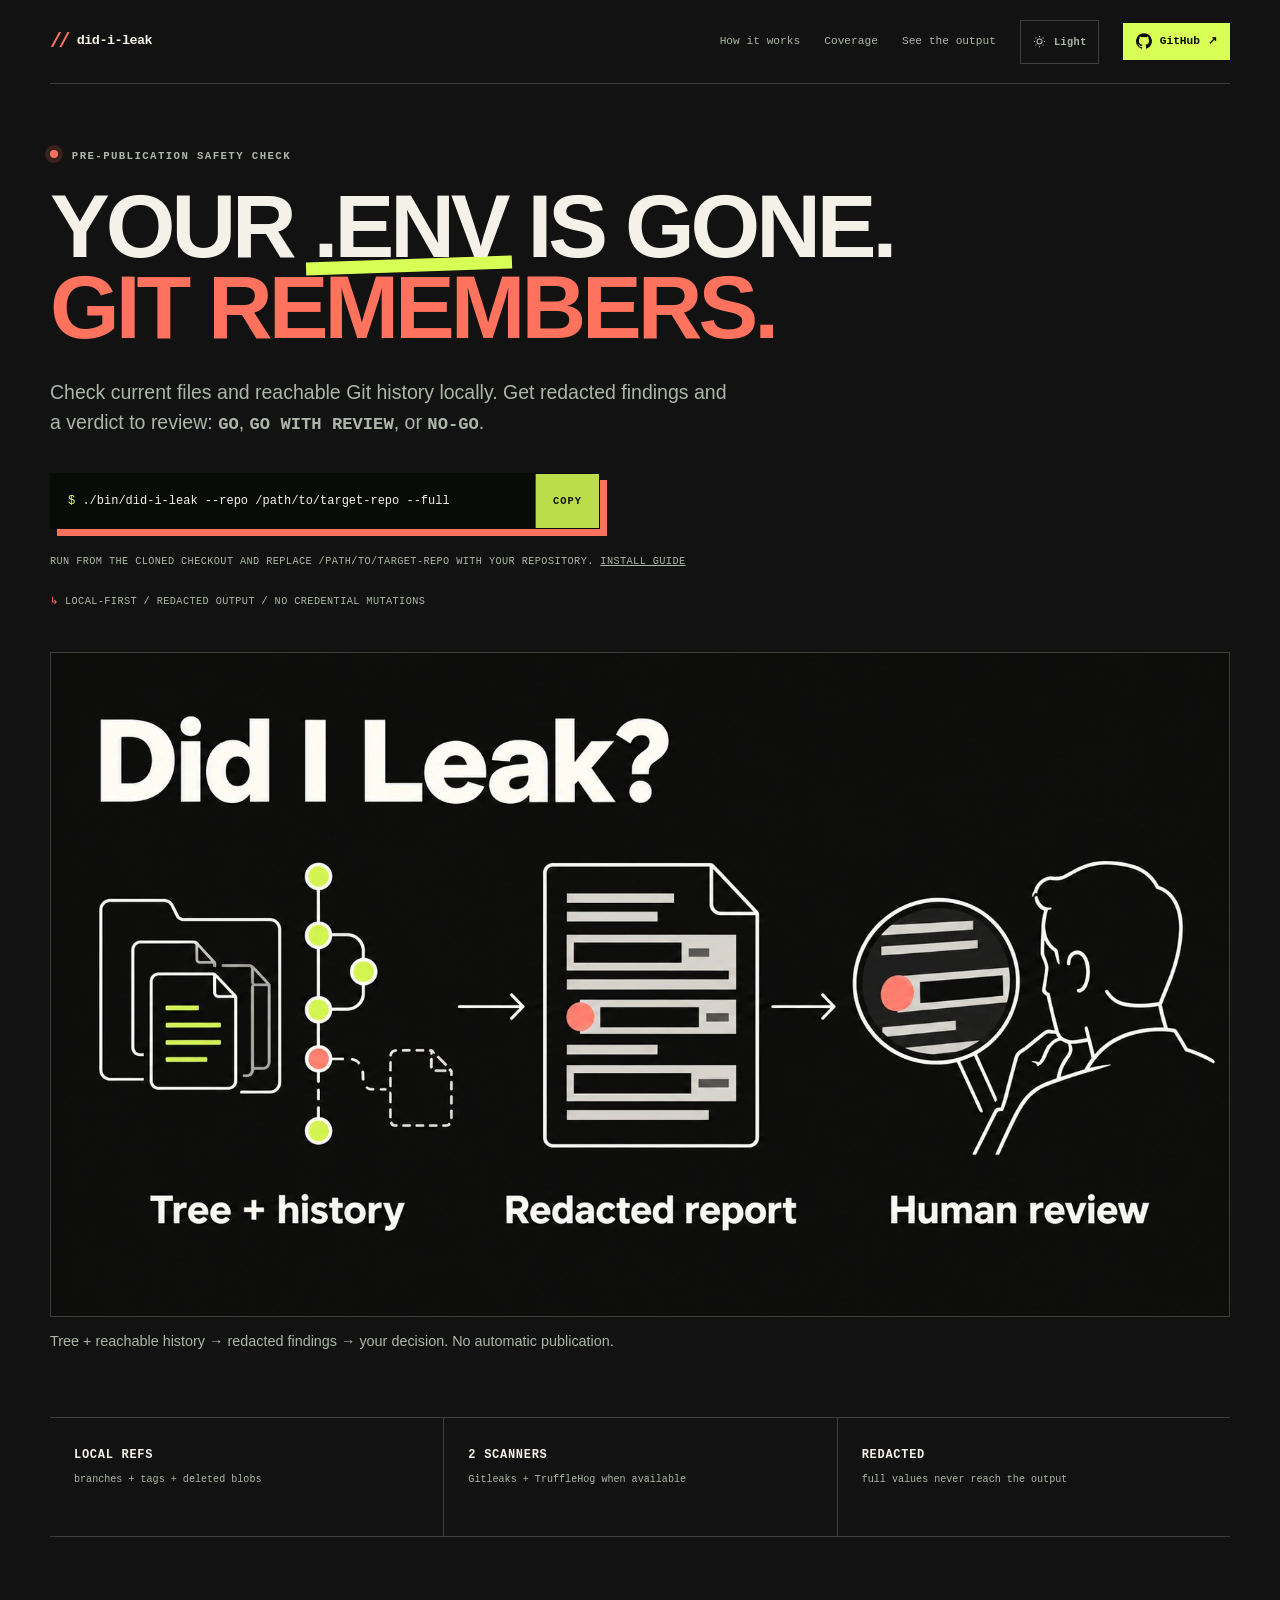
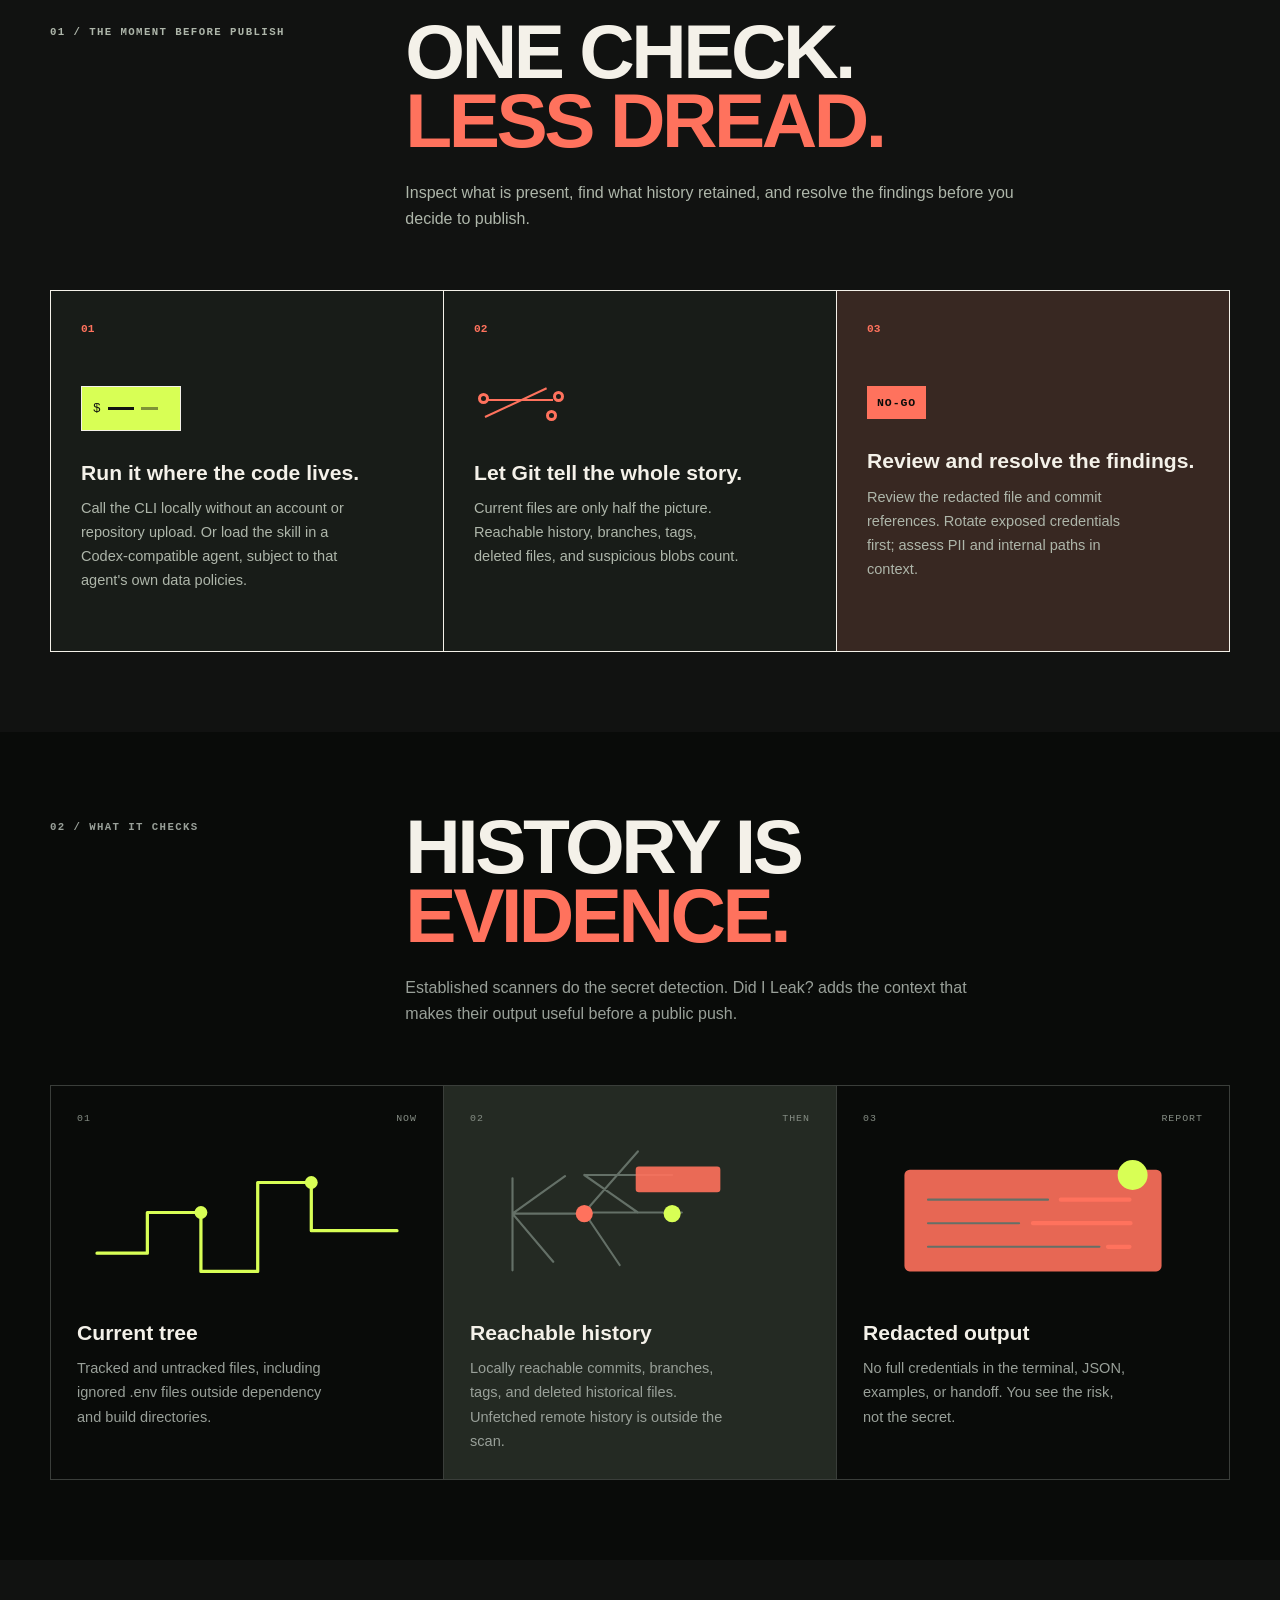
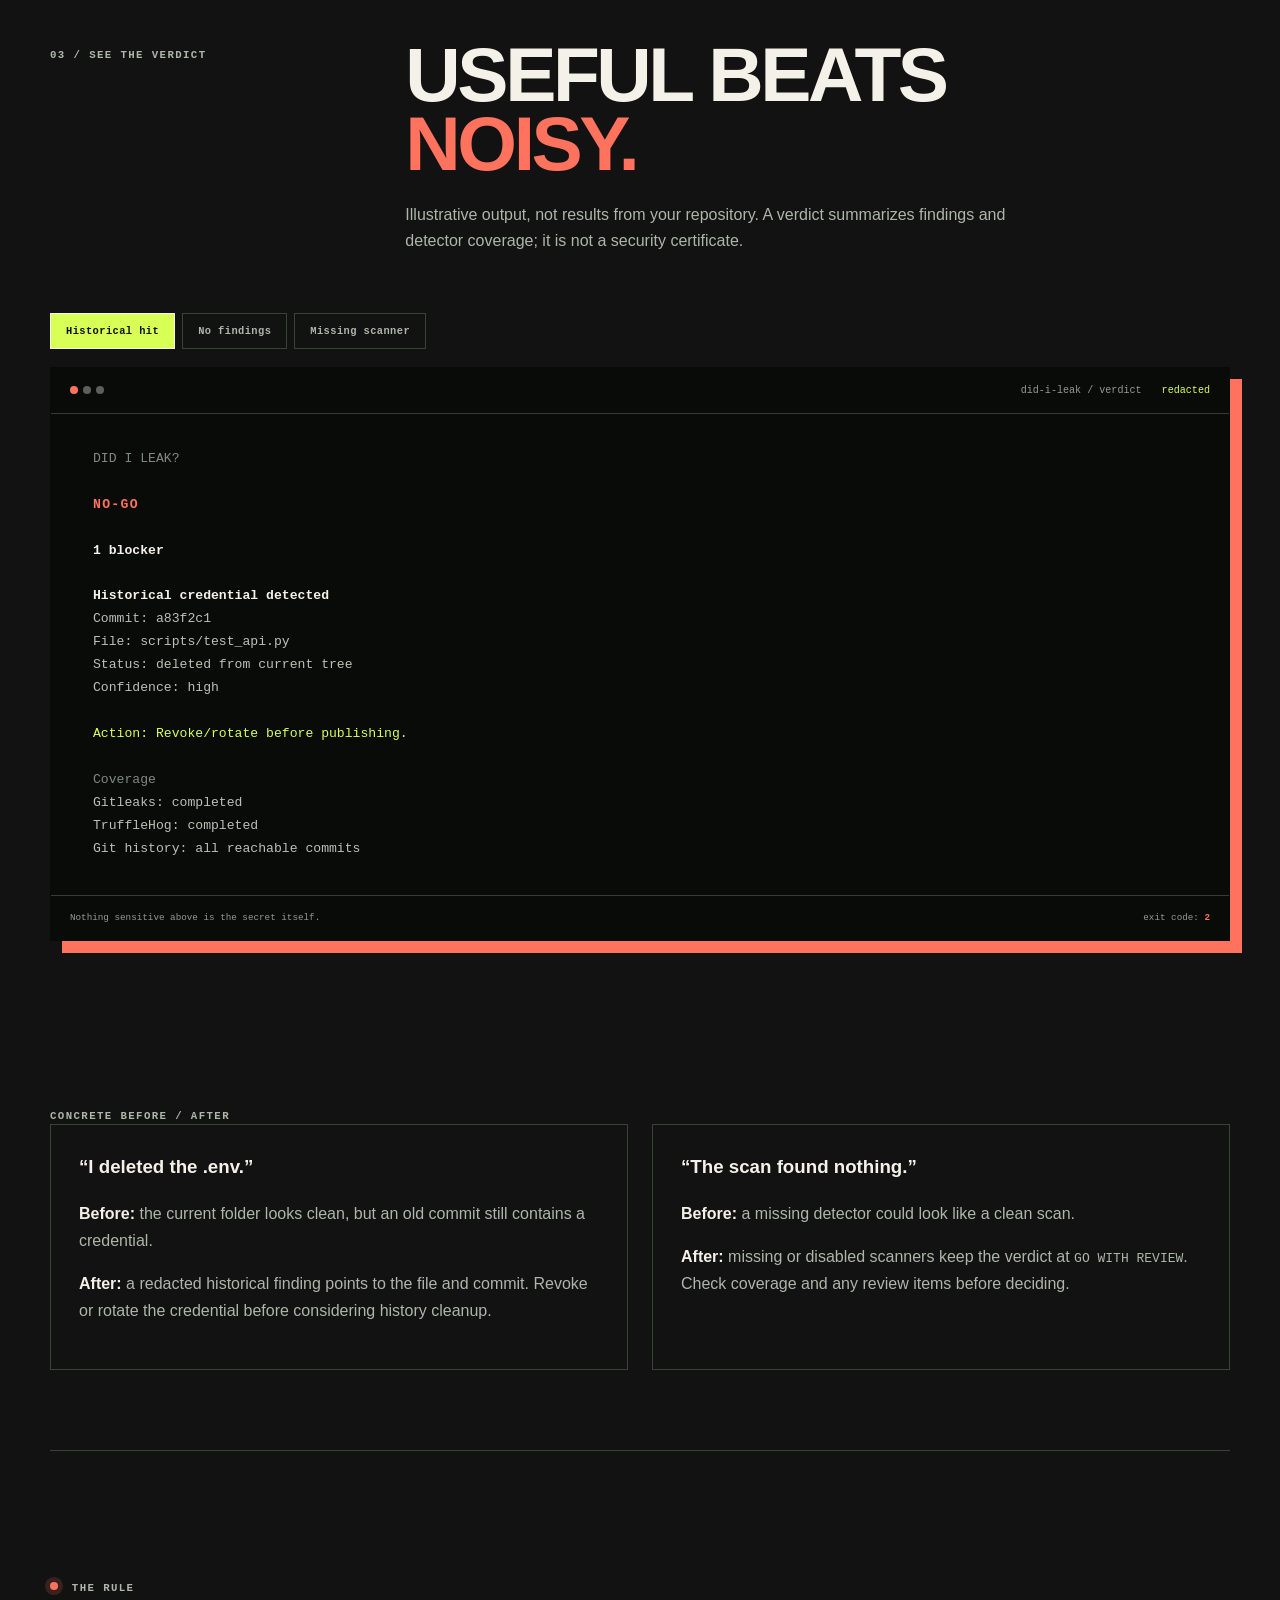
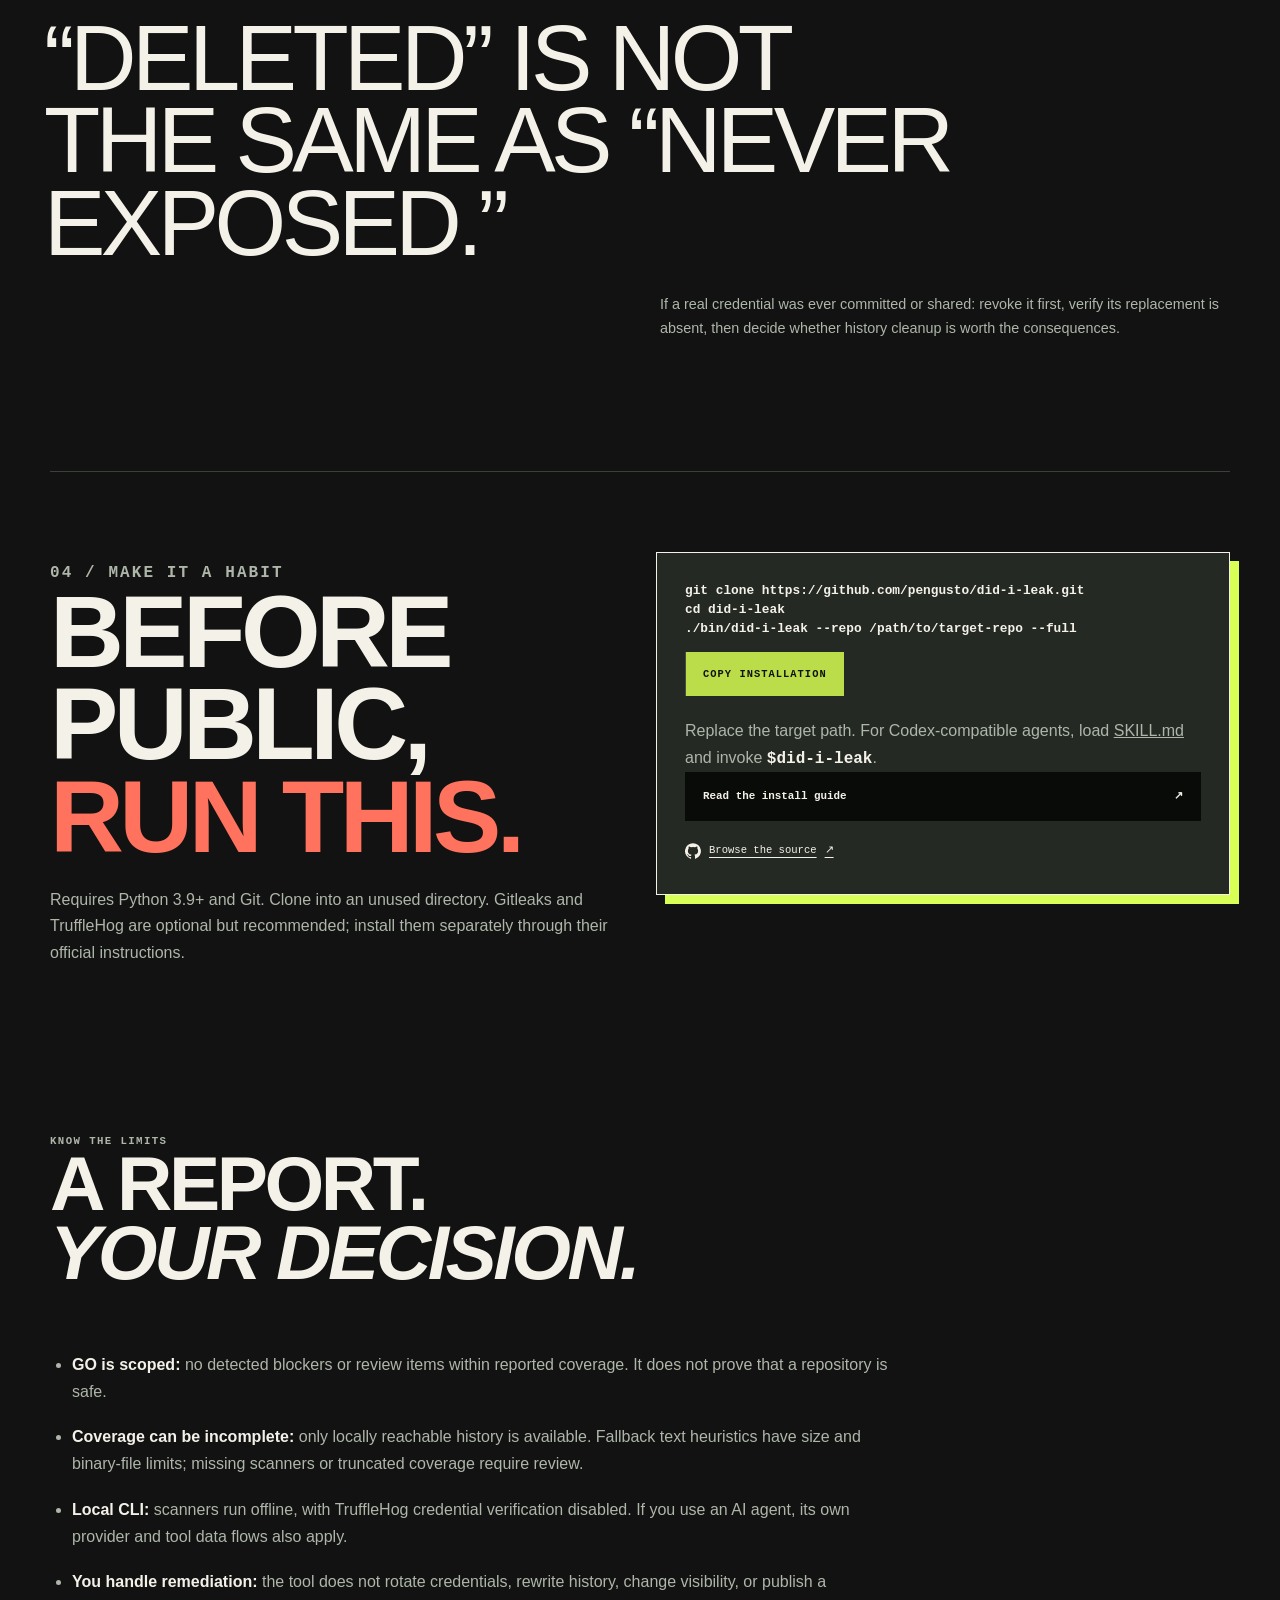
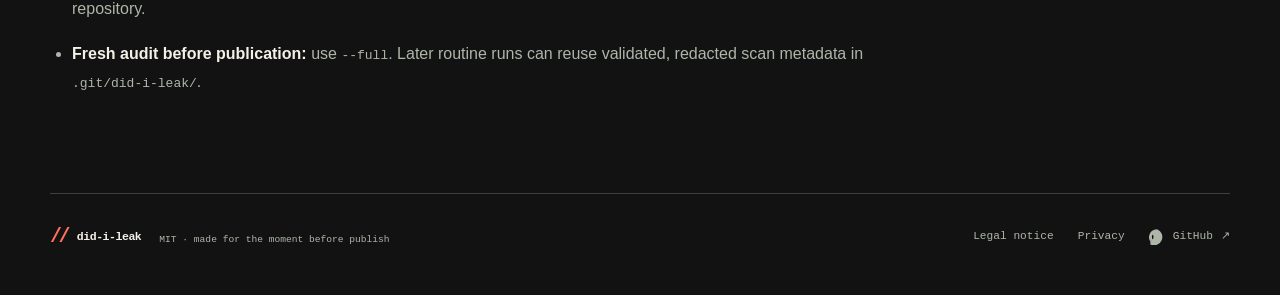
<file: docs/index.html>
<!doctype html>
<html lang="en" data-theme="dark">
<head>
  <meta charset="utf-8">
  <meta name="viewport" content="width=device-width, initial-scale=1">
  <meta name="description" content="Did I Leak? A redacted, local-first pre-publication safety check for Git repositories.">
  <meta name="theme-color" content="#111211">
  <meta name="color-scheme" content="dark light">
  <meta property="og:title" content="Did I Leak? — Git remembers.">
  <meta property="og:description" content="Before you make a repo public, check what Git remembers.">
  <meta property="og:image" content="https://pengusto.github.io/did-i-leak/assets/did-i-leak-process.webp">
  <meta property="og:image:alt" content="Tree and history to redacted report to human review">
  <title>Did I Leak? — Git remembers.</title>
  <link rel="icon" href="data:image/svg+xml,%3Csvg xmlns='http://www.w3.org/2000/svg' viewBox='0 0 32 32'%3E%3Crect width='32' height='32' rx='5' fill='%23111211'/%3E%3Cpath d='M7 8h18v4H7zm3 7h12v4H10zm3 7h6v3h-6z' fill='%23d8ff55'/%3E%3C/svg%3E">
  <link rel="stylesheet" href="styles.css?v=20261011-final">
</head>
<body>
  <a class="skip-link" href="#main">Skip to content</a>

  <header class="site-header wrap">
    <a class="brand" href="#top" aria-label="Did I Leak home">
      <span class="brand-mark" aria-hidden="true">//</span>
      <span>did-i-leak</span>
    </a>
    <nav aria-label="Primary navigation">
      <a href="#how">How it works</a>
      <a href="#coverage">Coverage</a>
      <a href="#demo">See the output</a>
      <button class="theme-toggle" type="button" data-theme-toggle aria-label="Switch to light theme" aria-pressed="false">
        <svg aria-hidden="true" viewBox="0 0 24 24"><path d="M12 3v2m0 14v2M3 12h2m14 0h2M5.64 5.64l1.42 1.42m9.9 9.9 1.4 1.4m0-12.72-1.4 1.42m-9.9 9.9-1.42 1.4M12 8a4 4 0 1 0 0 8 4 4 0 0 0 0-8Z"/></svg>
        <span data-theme-label>Light</span>
      </button>
      <a class="nav-cta" href="https://github.com/pengusto/did-i-leak" target="_blank" rel="noreferrer">
        <svg class="github-icon" aria-hidden="true" viewBox="0 0 24 24"><path d="M12 .3a12 12 0 0 0-3.79 23.39c.6.11.82-.26.82-.58v-2.04c-3.34.73-4.04-1.61-4.04-1.61-.55-1.39-1.34-1.76-1.34-1.76-1.09-.75.08-.74.08-.74 1.2.08 1.84 1.23 1.84 1.23 1.07 1.83 2.8 1.3 3.49.99.11-.78.42-1.3.76-1.6-2.67-.3-5.47-1.34-5.47-5.94 0-1.31.47-2.38 1.23-3.22-.12-.3-.53-1.52.12-3.18 0 0 1-.32 3.3 1.23a11.5 11.5 0 0 1 6 0c2.3-1.55 3.3-1.23 3.3-1.23.65 1.66.24 2.88.12 3.18.77.84 1.23 1.91 1.23 3.22 0 4.61-2.81 5.63-5.49 5.93.43.37.81 1.1.81 2.22v3.29c0 .32.22.7.83.58A12 12 0 0 0 12 .3Z"/></svg>
        <span>GitHub</span><span aria-hidden="true">↗</span>
      </a>
    </nav>
  </header>

  <main id="main">
    <section class="hero wrap" id="top">
      <div class="hero-copy">
        <p class="eyebrow"><span class="pulse" aria-hidden="true"></span> Pre-publication safety check</p>
        <h1>Your <span class="mark">.env</span> is gone.<br><strong>Git remembers.</strong></h1>
        <p class="hero-lede">Check current files and reachable Git history locally. Get redacted findings and a verdict to review: <b>GO</b>, <b>GO WITH REVIEW</b>, or <b>NO-GO</b>.</p>
        <div class="command-box">
          <code><span class="prompt">$</span> ./bin/did-i-leak --repo /path/to/target-repo --full</code>
          <button class="copy-button" type="button" data-copy="./bin/did-i-leak --repo /path/to/target-repo --full">Copy</button>
          <span class="copy-status" aria-live="polite"></span>
        </div>
        <p class="hero-note">Run from the cloned checkout and replace <code>/path/to/target-repo</code> with your repository. <a href="#install">Install guide</a></p>
        <p class="hero-note"><span aria-hidden="true">↳</span> local-first / redacted output / no credential mutations</p>
      </div>

      <figure class="process-preview">
        <img src="assets/did-i-leak-process.webp" width="1672" height="941" alt="Working tree and Git history flow into a redacted report, then a person reviews the findings." fetchpriority="high">
        <figcaption>Tree + reachable history → redacted findings → your decision. No automatic publication.</figcaption>
      </figure>
    </section>

    <section class="signal-strip wrap" aria-label="Scan scope">
      <div><strong>LOCAL REFS</strong><span>branches + tags + deleted blobs</span></div>
      <div><strong>2 SCANNERS</strong><span>Gitleaks + TruffleHog when available</span></div>
      <div><strong>REDACTED</strong><span>full values never reach the output</span></div>
    </section>

    <section class="section wrap" id="how">
      <div class="section-intro">
        <p class="section-number">01 / THE MOMENT BEFORE PUBLISH</p>
        <div>
          <h2>One check.<br><em>Less dread.</em></h2>
          <p>Inspect what is present, find what history retained, and resolve the findings before you decide to publish.</p>
        </div>
      </div>
      <div class="steps">
        <article class="step">
          <span class="step-index">01</span>
          <div class="step-icon icon-terminal" aria-hidden="true"><span>$</span><i></i><i></i></div>
          <h3>Run it where the code lives.</h3>
          <p>Call the CLI locally without an account or repository upload. Or load the skill in a Codex-compatible agent, subject to that agent's own data policies.</p>
        </article>
        <article class="step">
          <span class="step-index">02</span>
          <div class="step-icon icon-branch" aria-hidden="true"><i></i><i></i><i></i></div>
          <h3>Let Git tell the whole story.</h3>
          <p>Current files are only half the picture. Reachable history, branches, tags, deleted files, and suspicious blobs count.</p>
        </article>
        <article class="step step-last">
          <span class="step-index">03</span>
          <div class="step-icon icon-verdict" aria-hidden="true">NO-GO</div>
          <h3>Review and resolve the findings.</h3>
          <p>Review the redacted file and commit references. Rotate exposed credentials first; assess PII and internal paths in context.</p>
        </article>
      </div>
    </section>

    <section class="section dark-section" id="coverage">
      <div class="wrap">
        <div class="section-intro dark-intro">
          <p class="section-number">02 / WHAT IT CHECKS</p>
          <div>
            <h2>History is<br><em>evidence.</em></h2>
            <p>Established scanners do the secret detection. Did I Leak? adds the context that makes their output useful before a public push.</p>
          </div>
        </div>
        <div class="coverage-grid">
          <article class="coverage-card">
            <div class="card-top"><span>01</span><span>NOW</span></div>
            <svg viewBox="0 0 280 140" aria-hidden="true"><path d="M0 101h47V63h50v55h53V35h50v45h80"/><path class="accent-line" d="M0 101h47V63h50v55h53V35h50v45h80"/><circle cx="97" cy="63" r="6"/><circle cx="200" cy="35" r="6"/></svg>
            <h3>Current tree</h3>
            <p>Tracked and untracked files, including ignored .env files outside dependency and build directories.</p>
          </article>
          <article class="coverage-card card-featured">
            <div class="card-top"><span>02</span><span>THEN</span></div>
            <svg viewBox="0 0 280 140" aria-hidden="true"><path d="M21 117V31m0 33h67m-67 0 38 45m-38-45 49-35m18-1h82m-82 0 50 35m-50 0h91m-91 0 33 49m-33-49 50-57"/><circle class="coral-dot" cx="88" cy="64" r="8"/><circle class="lime-dot" cx="170" cy="64" r="8"/><rect x="136" y="20" width="79" height="24" rx="3"/></svg>
            <h3>Reachable history</h3>
            <p>Locally reachable commits, branches, tags, and deleted historical files. Unfetched remote history is outside the scan.</p>
          </article>
          <article class="coverage-card">
            <div class="card-top"><span>03</span><span>REPORT</span></div>
            <svg viewBox="0 0 280 140" aria-hidden="true"><rect x="20" y="23" width="240" height="95" rx="5"/><path d="M42 51h112M42 73h85M42 95h160"/><path class="redact-line" d="M166 51h64M140 73h91M210 95h20"/><circle cx="233" cy="28" r="14"/></svg>
            <h3>Redacted output</h3>
            <p>No full credentials in the terminal, JSON, examples, or handoff. You see the risk, not the secret.</p>
          </article>
        </div>
      </div>
    </section>

    <section class="section wrap demo-section" id="demo">
      <div class="section-intro">
        <p class="section-number">03 / SEE THE VERDICT</p>
        <div>
          <h2>Useful beats<br><em>noisy.</em></h2>
          <p>Illustrative output, not results from your repository. A verdict summarizes findings and detector coverage; it is not a security certificate.</p>
        </div>
      </div>
      <div class="demo-switcher" role="group" aria-label="Choose an example verdict">
        <button type="button" class="demo-tab active" data-demo-tab="leak" aria-pressed="true">Historical hit</button>
        <button type="button" class="demo-tab" data-demo-tab="clean" aria-pressed="false">No findings</button>
        <button type="button" class="demo-tab" data-demo-tab="review" aria-pressed="false">Missing scanner</button>
      </div>
      <div class="terminal" aria-live="polite">
        <div class="terminal-bar"><span class="terminal-dots" aria-hidden="true"><i></i><i></i><i></i></span><span data-terminal-title>did-i-leak / verdict</span><span class="terminal-live"><i></i> redacted</span></div>
        <pre data-terminal-output><span class="terminal-muted">DID I LEAK?</span>

<span class="terminal-danger">NO-GO</span>

<span class="terminal-strong">1 blocker</span>

<span class="terminal-strong">Historical credential detected</span>
Commit: a83f2c1
File: scripts/test_api.py
Status: deleted from current tree
Confidence: high

<span class="terminal-action">Action: Revoke/rotate before publishing.</span>

<span class="terminal-muted">Coverage</span>
Gitleaks: completed
TruffleHog: completed
Git history: all reachable commits</pre>
        <div class="terminal-footer"><span>Nothing sensitive above is the secret itself.</span><span>exit code: <b data-terminal-code>2</b></span></div>
      </div>
    </section>

    <section class="section wrap" id="examples">
      <p class="section-number">CONCRETE BEFORE / AFTER</p>
      <div class="example-grid">
        <article><h3>“I deleted the .env.”</h3><p><b>Before:</b> the current folder looks clean, but an old commit still contains a credential.</p><p><b>After:</b> a redacted historical finding points to the file and commit. Revoke or rotate the credential before considering history cleanup.</p></article>
        <article><h3>“The scan found nothing.”</h3><p><b>Before:</b> a missing detector could look like a clean scan.</p><p><b>After:</b> missing or disabled scanners keep the verdict at <code>GO WITH REVIEW</code>. Check coverage and any review items before deciding.</p></article>
      </div>
    </section>

    <section class="manifesto wrap">
      <p class="eyebrow"><span class="pulse" aria-hidden="true"></span> The rule</p>
      <blockquote>“Deleted” is not the same as “never exposed.”</blockquote>
      <p class="manifesto-note">If a real credential was ever committed or shared: revoke it first, verify its replacement is absent, then decide whether history cleanup is worth the consequences.</p>
    </section>

    <section class="cta-section wrap" id="install">
      <div>
        <p class="section-number">04 / MAKE IT A HABIT</p>
        <h2>Before public,<br><em>run this.</em></h2>
        <p>Requires Python 3.9+ and Git. Clone into an unused directory. Gitleaks and TruffleHog are optional but recommended; install them separately through their official instructions.</p>
      </div>
      <div class="cta-panel">
        <pre class="install-command"><code>git clone https://github.com/pengusto/did-i-leak.git
cd did-i-leak
./bin/did-i-leak --repo /path/to/target-repo --full</code></pre>
        <button class="copy-button" type="button" data-copy="git clone https://github.com/pengusto/did-i-leak.git&#10;cd did-i-leak&#10;./bin/did-i-leak --repo /path/to/target-repo --full">Copy installation</button>
        <span class="copy-status" aria-live="polite"></span>
        <p>Replace the target path. For Codex-compatible agents, load <a href="https://github.com/pengusto/did-i-leak/blob/main/SKILL.md">SKILL.md</a> and invoke <code>$did-i-leak</code>.</p>
        <a class="primary-button" href="https://github.com/pengusto/did-i-leak#readme" target="_blank" rel="noreferrer">Read the install guide <span aria-hidden="true">↗</span></a>
        <a class="text-link icon-link" href="https://github.com/pengusto/did-i-leak" target="_blank" rel="noreferrer"><svg class="github-icon" aria-hidden="true" viewBox="0 0 24 24"><path d="M12 .3a12 12 0 0 0-3.79 23.39c.6.11.82-.26.82-.58v-2.04c-3.34.73-4.04-1.61-4.04-1.61-.55-1.39-1.34-1.76-1.34-1.76-1.09-.75.08-.74.08-.74 1.2.08 1.84 1.23 1.84 1.23 1.07 1.83 2.8 1.3 3.49.99.11-.78.42-1.3.76-1.6-2.67-.3-5.47-1.34-5.47-5.94 0-1.31.47-2.38 1.23-3.22-.12-.3-.53-1.52.12-3.18 0 0 1-.32 3.3 1.23a11.5 11.5 0 0 1 6 0c2.3-1.55 3.3-1.23 3.3-1.23.65 1.66.24 2.88.12 3.18.77.84 1.23 1.91 1.23 3.22 0 4.61-2.81 5.63-5.49 5.93.43.37.81 1.1.81 2.22v3.29c0 .32.22.7.83.58A12 12 0 0 0 12 .3Z"/></svg> Browse the source <span aria-hidden="true">↗</span></a>
      </div>
    </section>
    <section class="section wrap limits" id="limits">
      <p class="section-number">KNOW THE LIMITS</p>
      <h2>A report.<br><em>Your decision.</em></h2>
      <ul>
        <li><b>GO is scoped:</b> no detected blockers or review items within reported coverage. It does not prove that a repository is safe.</li>
        <li><b>Coverage can be incomplete:</b> only locally reachable history is available. Fallback text heuristics have size and binary-file limits; missing scanners or truncated coverage require review.</li>
        <li><b>Local CLI:</b> scanners run offline, with TruffleHog credential verification disabled. If you use an AI agent, its own provider and tool data flows also apply.</li>
        <li><b>You handle remediation:</b> the tool does not rotate credentials, rewrite history, change visibility, or publish a repository.</li>
        <li><b>Fresh audit before publication:</b> use <code>--full</code>. Later routine runs can reuse validated, redacted scan metadata in <code>.git/did-i-leak/</code>.</li>
      </ul>
    </section>
  </main>

  <footer class="site-footer wrap">
    <div><a class="brand footer-brand" href="#top"><span class="brand-mark" aria-hidden="true">//</span> did-i-leak</a><span class="footer-copy">MIT · made for the moment before publish</span></div>
    <div class="footer-links"><a href="impressum.html">Legal notice</a><a href="datenschutz.html">Privacy</a><a class="icon-link" href="https://github.com/pengusto/did-i-leak" target="_blank" rel="noreferrer"><svg class="github-icon" aria-hidden="true" viewBox="0 0 24 24"><path d="M12 .3a12 12 0 0 0-3.79 23.39c.6.11.82-.26.82-.58v-2.04c-3.34.73-4.04-1.61-4.04-1.61-.55-1.39-1.34-1.76-1.34-1.76-1.09-.75.08-.74.08-.74 1.2.08 1.84 1.23 1.84 1.23 1.07 1.83 2.8 1.3 3.49.99.11-.78.42-1.3.76-1.6-2.67-.3-5.47-1.34-5.47-5.94 0-1.31.47-2.38 1.23-3.22.77.84 1.23 1.91 1.23 3.22 0 4.61-2.81 5.63-5.49 5.93.43.37.81 1.1.81 2.22v3.29c0 .32.22.7.83.58A12 12 0 0 0 12 .3Z"/></svg>GitHub <span aria-hidden="true">↗</span></a></div>
  </footer>

  <script src="script.js?v=20261011-final" defer></script>
</body>
</html>
</file>
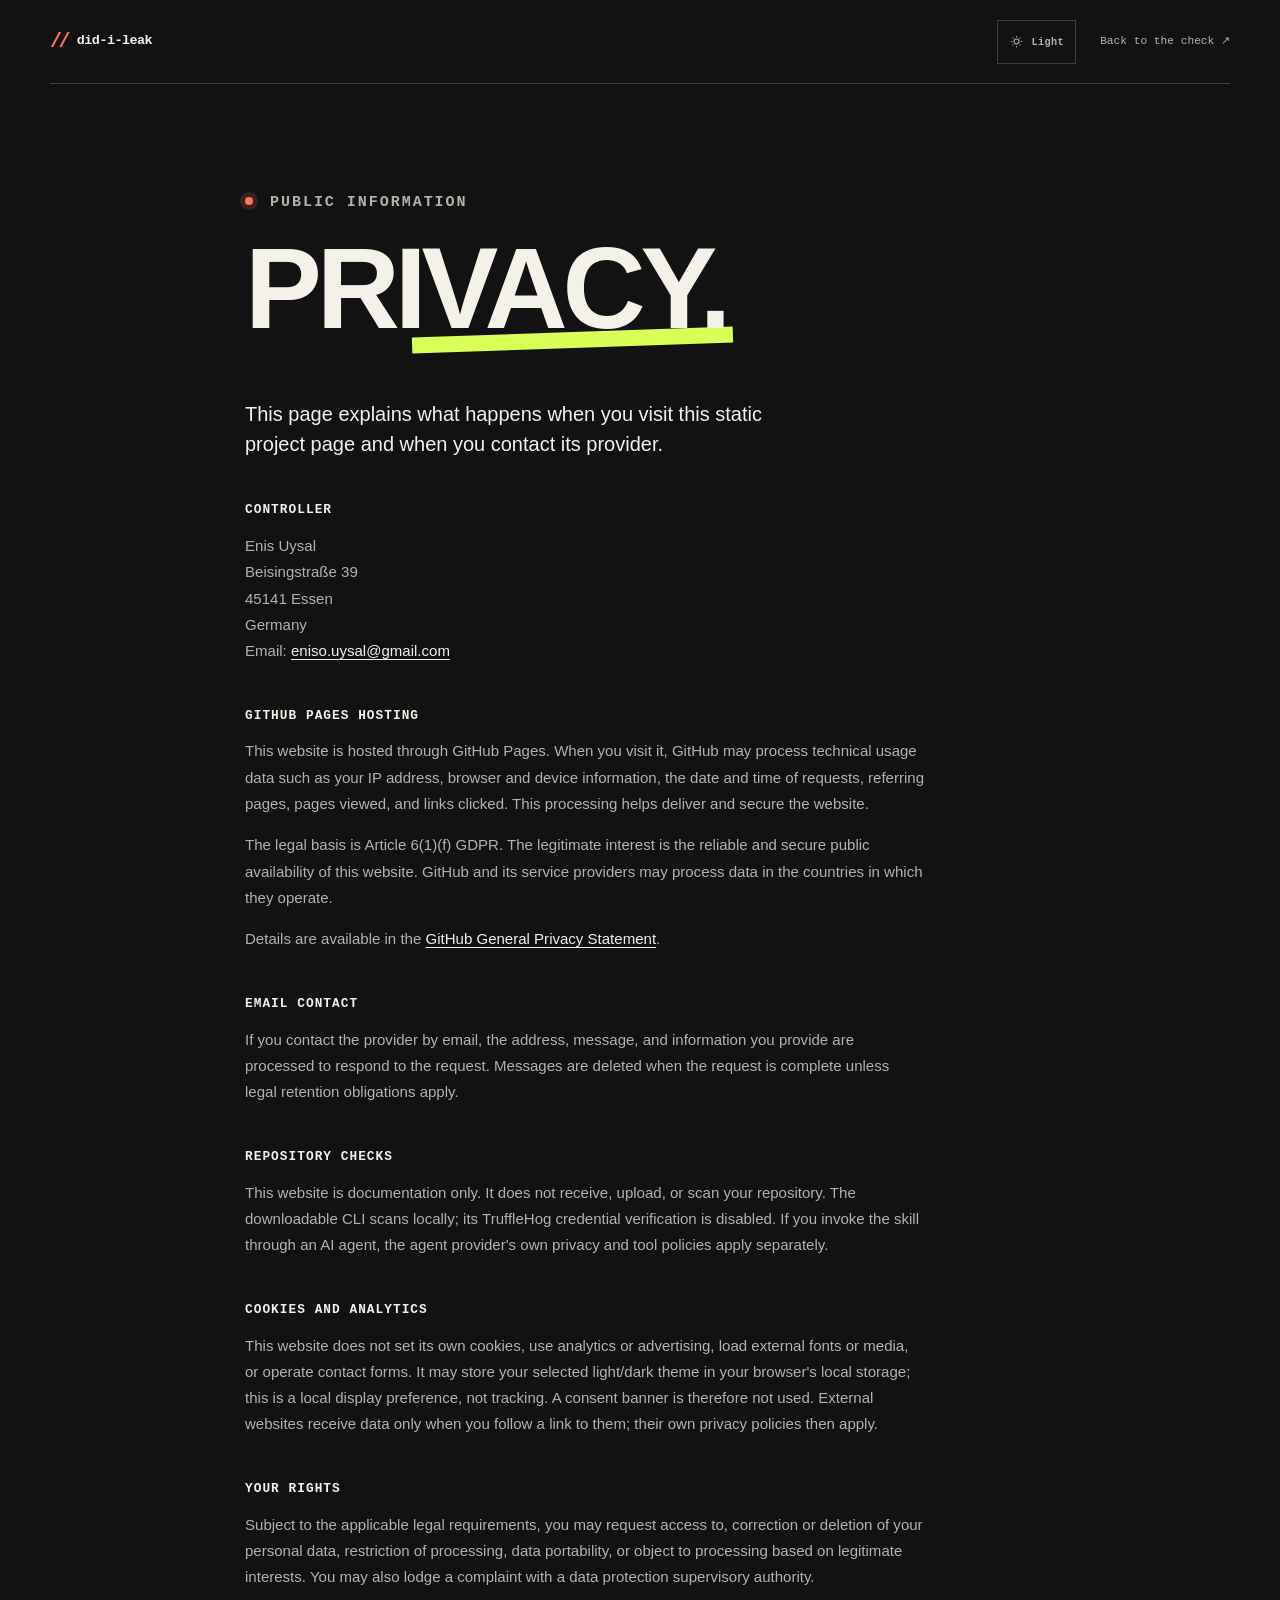
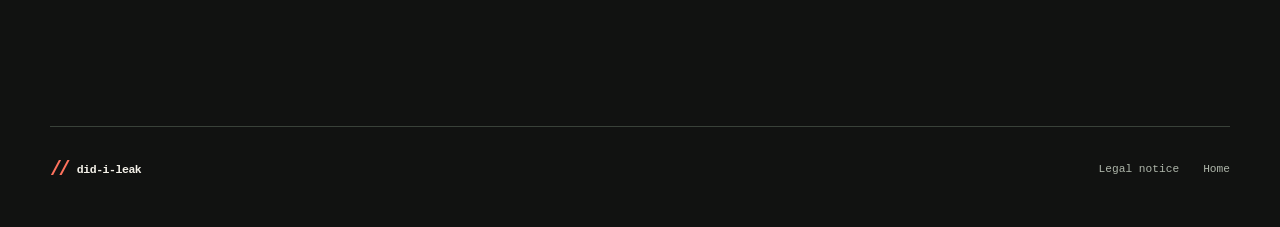
<file: docs/datenschutz.html>
<!doctype html>
<html lang="en" data-theme="dark">
<head>
  <meta charset="utf-8">
  <meta name="viewport" content="width=device-width, initial-scale=1">
  <meta name="description" content="Privacy information for Did I Leak?.">
  <meta name="color-scheme" content="dark light">
  <title>Privacy — Did I Leak?</title>
  <link rel="stylesheet" href="styles.css?v=20261011-final">
</head>
<body>
  <a class="skip-link" href="#main">Skip to content</a>
  <header class="site-header wrap">
    <a class="brand" href="index.html" aria-label="Did I Leak home"><span class="brand-mark" aria-hidden="true">//</span><span>did-i-leak</span></a>
    <nav aria-label="Legal navigation"><button class="theme-toggle" type="button" data-theme-toggle aria-label="Switch to light theme" aria-pressed="false"><svg aria-hidden="true" viewBox="0 0 24 24"><path d="M12 3v2m0 14v2M3 12h2m14 0h2M5.64 5.64l1.42 1.42m9.9 9.9 1.4 1.4m0-12.72-1.4 1.42m-9.9 9.9-1.42 1.4M12 8a4 4 0 1 0 0 8 4 4 0 0 0 0-8Z"/></svg><span data-theme-label>Light</span></button><a href="index.html">Back to the check ↗</a></nav>
  </header>
  <main class="legal-main" id="main">
    <p class="eyebrow"><span class="pulse" aria-hidden="true"></span> Public information</p>
    <h1>Pri<span class="mark">vacy.</span></h1>
    <p class="legal-lead">This page explains what happens when you visit this static project page and when you contact its provider.</p>
    <h2>Controller</h2>
    <p>Enis Uysal<br>Beisingstraße 39<br>45141 Essen<br>Germany<br>Email: <a href="mailto:eniso.uysal@gmail.com">eniso.uysal@gmail.com</a></p>
    <h2>GitHub Pages hosting</h2>
    <p>This website is hosted through GitHub Pages. When you visit it, GitHub may process technical usage data such as your IP address, browser and device information, the date and time of requests, referring pages, pages viewed, and links clicked. This processing helps deliver and secure the website.</p>
    <p>The legal basis is Article 6(1)(f) GDPR. The legitimate interest is the reliable and secure public availability of this website. GitHub and its service providers may process data in the countries in which they operate.</p>
    <p>Details are available in the <a href="https://docs.github.com/en/site-policy/privacy-policies/github-general-privacy-statement">GitHub General Privacy Statement</a>.</p>
    <h2>Email contact</h2>
    <p>If you contact the provider by email, the address, message, and information you provide are processed to respond to the request. Messages are deleted when the request is complete unless legal retention obligations apply.</p>
    <h2>Repository checks</h2>
    <p>This website is documentation only. It does not receive, upload, or scan your repository. The downloadable CLI scans locally; its TruffleHog credential verification is disabled. If you invoke the skill through an AI agent, the agent provider's own privacy and tool policies apply separately.</p>
    <h2>Cookies and analytics</h2>
    <p>This website does not set its own cookies, use analytics or advertising, load external fonts or media, or operate contact forms. It may store your selected light/dark theme in your browser's local storage; this is a local display preference, not tracking. A consent banner is therefore not used. External websites receive data only when you follow a link to them; their own privacy policies then apply.</p>
    <h2>Your rights</h2>
    <p>Subject to the applicable legal requirements, you may request access to, correction or deletion of your personal data, restriction of processing, data portability, or object to processing based on legitimate interests. You may also lodge a complaint with a data protection supervisory authority.</p>
  </main>
  <footer class="site-footer wrap">
    <div><a class="brand footer-brand" href="index.html"><span class="brand-mark" aria-hidden="true">//</span> did-i-leak</a></div>
    <div class="footer-links"><a href="impressum.html">Legal notice</a><a href="index.html">Home</a></div>
  </footer>
  <script src="script.js?v=20261011-final" defer></script>
</body>
</html>
</file>
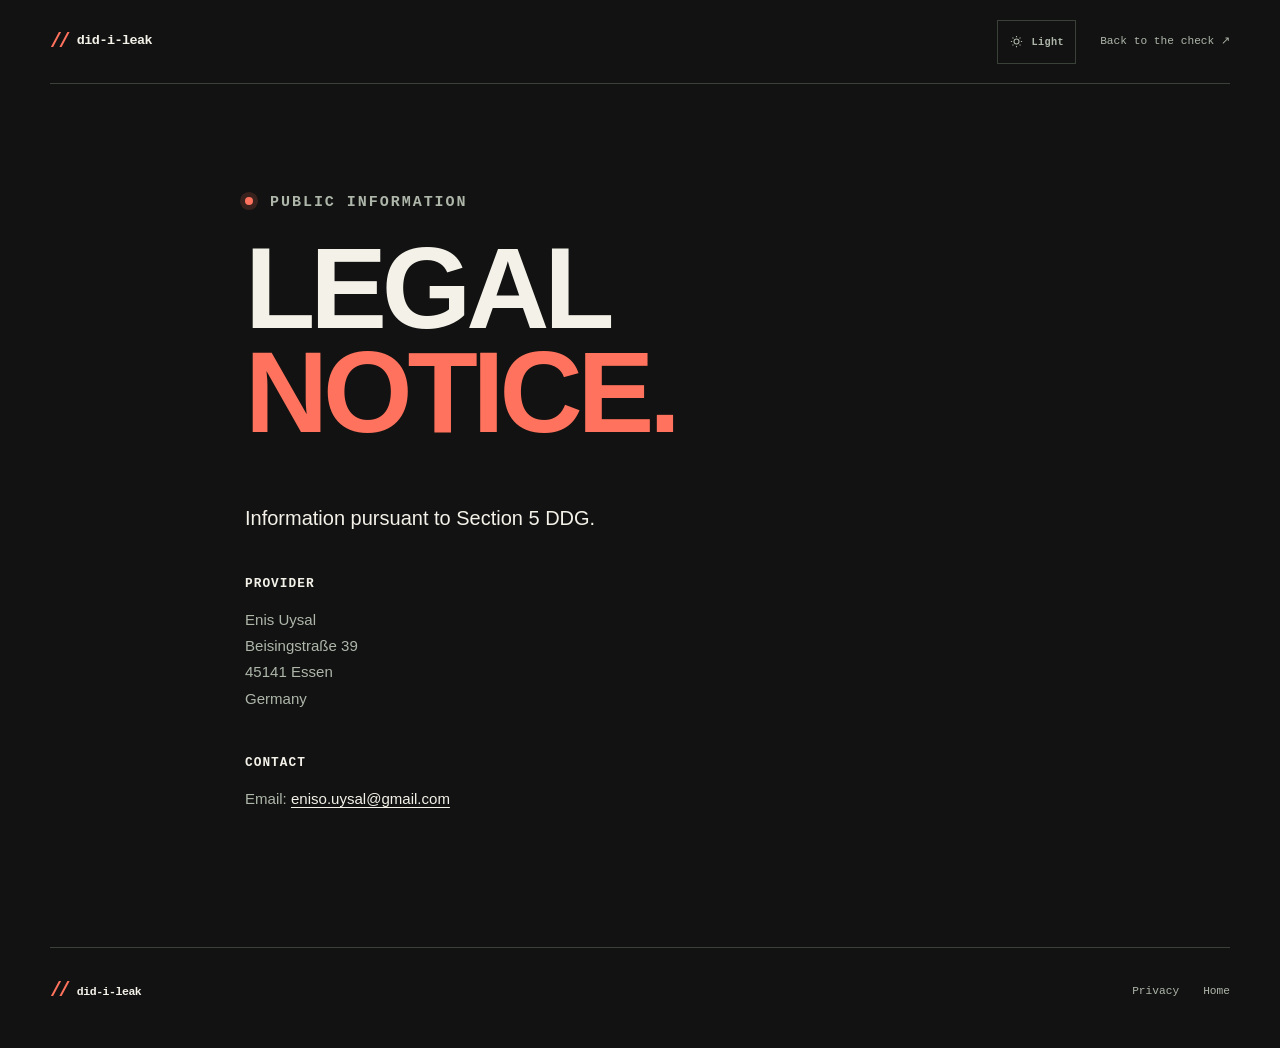
<file: docs/impressum.html>
<!doctype html>
<html lang="en" data-theme="dark">
<head>
  <meta charset="utf-8">
  <meta name="viewport" content="width=device-width, initial-scale=1">
  <meta name="description" content="Legal notice for Did I Leak?.">
  <meta name="color-scheme" content="dark light">
  <title>Legal notice — Did I Leak?</title>
  <link rel="stylesheet" href="styles.css?v=20261011-final">
</head>
<body>
  <a class="skip-link" href="#main">Skip to content</a>
  <header class="site-header wrap">
    <a class="brand" href="index.html" aria-label="Did I Leak home"><span class="brand-mark" aria-hidden="true">//</span><span>did-i-leak</span></a>
    <nav aria-label="Legal navigation"><button class="theme-toggle" type="button" data-theme-toggle aria-label="Switch to light theme" aria-pressed="false"><svg aria-hidden="true" viewBox="0 0 24 24"><path d="M12 3v2m0 14v2M3 12h2m14 0h2M5.64 5.64l1.42 1.42m9.9 9.9 1.4 1.4m0-12.72-1.4 1.42m-9.9 9.9-1.42 1.4M12 8a4 4 0 1 0 0 8 4 4 0 0 0 0-8Z"/></svg><span data-theme-label>Light</span></button><a href="index.html">Back to the check ↗</a></nav>
  </header>
  <main class="legal-main" id="main">
    <p class="eyebrow"><span class="pulse" aria-hidden="true"></span> Public information</p>
    <h1>Legal<br><em>notice.</em></h1>
    <p class="legal-lead">Information pursuant to Section 5 DDG.</p>
    <h2>Provider</h2>
    <p>Enis Uysal<br>Beisingstraße 39<br>45141 Essen<br>Germany</p>
    <h2>Contact</h2>
    <p>Email: <a href="mailto:eniso.uysal@gmail.com">eniso.uysal@gmail.com</a></p>
  </main>
  <footer class="site-footer wrap">
    <div><a class="brand footer-brand" href="index.html"><span class="brand-mark" aria-hidden="true">//</span> did-i-leak</a></div>
    <div class="footer-links"><a href="datenschutz.html">Privacy</a><a href="index.html">Home</a></div>
  </footer>
  <script src="script.js?v=20261011-final" defer></script>
</body>
</html>
</file>
<file: docs/styles.css>
:root {
  color-scheme: dark;
  --bg: #111211;
  --surface: #181c18;
  --surface-2: #242a23;
  --surface-strong: #090b09;
  --text: #f4f1e9;
  --muted: #aeb6aa;
  --line: #394139;
  --accent: #d8ff55;
  --danger: #ff725d;
  --focus: #9aaaff;
  --mx: 50%;
  --my: 38%;
  --shift-x: 0px;
  --shift-y: 0px;
  --max: 1180px;
  --display: "Arial Narrow", "Avenir Next Condensed", "Helvetica Neue", sans-serif;
  --body: "Avenir Next", "Helvetica Neue", "Segoe UI", sans-serif;
  --mono: "SFMono-Regular", Consolas, "Liberation Mono", Menlo, monospace;
}

html[data-theme="light"] {
  color-scheme: light;
  --bg: #f4f1e9;
  --surface: #fffdf5;
  --surface-2: #e7e3d9;
  --surface-strong: #111211;
  --text: #111211;
  --muted: #6d726c;
  --line: #c9c7bd;
  --accent: #c9ed4a;
  --danger: #d95443;
  --focus: #455eff;
}

* { box-sizing: border-box; }

html { scroll-behavior: smooth; }

body {
  isolation: isolate;
  margin: 0;
  color: var(--text);
  background: var(--bg);
  font-family: var(--body);
  line-height: 1.5;
}

body::selection { color: var(--text); background: var(--accent); }

a { color: inherit; }

button, a { -webkit-tap-highlight-color: transparent; }

a:focus-visible,
button:focus-visible {
  outline: 3px solid var(--focus);
  outline-offset: 4px;
}

.skip-link {
  position: fixed;
  z-index: 10;
  top: 12px;
  left: 12px;
  padding: 10px 14px;
  color: var(--surface-strong);
  background: var(--accent);
  transform: translateY(-150%);
}

.skip-link:focus { transform: translateY(0); }

.wrap {
  width: min(calc(100% - 48px), var(--max));
  margin-inline: auto;
}

.site-header {
  display: flex;
  align-items: center;
  justify-content: space-between;
  min-height: 84px;
  border-bottom: 1px solid var(--line);
}

.brand {
  display: inline-flex;
  align-items: center;
  gap: 10px;
  color: var(--text);
  font-family: var(--mono);
  font-size: .84rem;
  font-weight: 800;
  letter-spacing: -.04em;
  text-decoration: none;
}

.brand-mark {
  display: inline-block;
  color: var(--danger);
  font-size: 1.25rem;
  letter-spacing: -.18em;
}

nav,
.footer-links {
  display: flex;
  align-items: center;
  gap: 24px;
}

nav a,
.footer-links a {
  color: var(--muted);
  font-family: var(--mono);
  font-size: .7rem;
  text-decoration: none;
}

nav a:hover,
.footer-links a:hover { color: var(--text); }

.nav-cta {
  display: inline-flex;
  align-items: center;
  gap: 8px;
  padding: 10px 13px;
  color: var(--surface-strong) !important;
  background: var(--accent);
  font-weight: 800;
}

.github-icon { width: 16px; height: 16px; fill: currentColor; }

.theme-toggle {
  display: inline-flex;
  align-items: center;
  gap: 7px;
  min-height: 44px;
  border: 1px solid var(--line);
  padding: 8px 11px;
  color: var(--muted);
  background: transparent;
  font-family: var(--mono);
  font-size: .64rem;
  font-weight: 800;
  letter-spacing: .04em;
  cursor: pointer;
}

.theme-toggle svg { width: 15px; height: 15px; fill: none; stroke: currentColor; stroke-width: 1.7; }
.theme-toggle:hover { color: var(--text); border-color: var(--text); }

.hero {
  display: grid;
  grid-template-columns: minmax(0, 1fr) minmax(0, 1fr);
  gap: clamp(48px, 8vw, 108px);
  align-items: center;
  min-height: 680px;
  padding: 94px 0 100px;
}

.eyebrow,
.section-number {
  margin: 0 0 22px;
  color: var(--muted);
  font-family: var(--mono);
  font-size: .67rem;
  font-weight: 800;
  letter-spacing: .13em;
  line-height: 1.4;
  text-transform: uppercase;
}

.pulse {
  display: inline-block;
  width: 8px;
  height: 8px;
  margin-right: 6px;
  border-radius: 50%;
  background: var(--danger);
  box-shadow: 0 0 0 5px color-mix(in srgb, var(--danger) 17%, transparent);
  vertical-align: 1px;
}

h1,
h2,
h3,
p { margin-top: 0; }

h1,
h2 {
  font-family: var(--display);
  font-weight: 900;
  letter-spacing: -.045em;
  line-height: .9;
  text-transform: uppercase;
}

h1 {
  max-width: 640px;
  margin-bottom: 30px;
  font-size: clamp(4.6rem, 7.2vw, 7.8rem);
}

h1 strong { display: block; color: var(--danger); font-weight: inherit; }

.mark {
  position: relative;
  display: inline-block;
  z-index: 0;
}

.mark::after {
  position: absolute;
  z-index: -1;
  right: -.06em;
  bottom: -.06em;
  left: -.08em;
  height: .14em;
  content: "";
  background: var(--accent);
  transform: rotate(-2deg);
}

.hero-lede {
  max-width: 540px;
  margin-bottom: 34px;
  color: var(--muted);
  font-size: clamp(1.03rem, 1.7vw, 1.22rem);
  line-height: 1.55;
}

.hero-copy { min-width: 0; }

.hero-lede b { font-family: var(--mono); font-size: .88em; }

.command-box {
  position: relative;
  display: flex;
  align-items: center;
  width: min(100%, 550px);
  min-height: 56px;
  border: 1px solid var(--surface-strong);
  background: var(--surface-strong);
  box-shadow: 7px 7px 0 var(--danger);
}

.command-box code {
  flex: 1 1 auto;
  min-width: 0;
  overflow-x: auto;
  padding: 18px 17px;
  color: #f4f1e9;
  font-family: var(--mono);
  font-size: .75rem;
  white-space: nowrap;
}

.prompt { color: var(--accent); }

.copy-button {
  min-height: 44px;
  flex: 0 0 auto;
  align-self: stretch;
  border: 0;
  border-left: 1px solid #474b47;
  padding: 0 17px;
  color: var(--surface-strong);
  background: color-mix(in srgb, var(--accent) 86%, var(--surface-strong));
  font-family: var(--mono);
  font-size: .65rem;
  font-weight: 800;
  letter-spacing: .1em;
  text-transform: uppercase;
  cursor: pointer;
}

.copy-button:hover { background: #edff99; }

.copy-status {
  position: absolute;
  right: 0;
  bottom: -25px;
  color: var(--muted);
  font-family: var(--mono);
  font-size: .62rem;
}

.hero-note {
  margin: 25px 0 0;
  color: var(--muted);
  font-family: var(--mono);
  font-size: .64rem;
  letter-spacing: .04em;
  text-transform: uppercase;
}

.hero-note span { color: var(--danger); }

.signal-strip {
  display: grid;
  grid-template-columns: repeat(3, 1fr);
  border-top: 1px solid var(--line);
  border-bottom: 1px solid var(--line);
}

.signal-strip div {
  min-height: 118px;
  padding: 28px 24px;
}

.signal-strip div + div { border-left: 1px solid var(--line); }

.signal-strip strong {
  display: block;
  margin-bottom: 8px;
  font-family: var(--mono);
  font-size: .75rem;
  letter-spacing: .06em;
}

.signal-strip span {
  display: block;
  color: var(--muted);
  font-family: var(--mono);
  font-size: .63rem;
  line-height: 1.5;
}

.section { padding: 125px 0; }

.section-intro {
  display: grid;
  grid-template-columns: minmax(150px, .38fr) 1fr;
  gap: 42px;
  align-items: start;
  margin-bottom: 58px;
}

.section-number { margin-bottom: 0; padding-top: 8px; }

.section-intro h2 {
  max-width: 720px;
  margin-bottom: 24px;
  font-size: clamp(3.5rem, 7.2vw, 7.4rem);
}

.section-intro h2 em,
.cta-section h2 em,
.legal-main h1 em { color: var(--danger); font-style: normal; }

.section-intro > div > p,
.cta-section > div > p {
  max-width: 610px;
  margin-bottom: 0;
  color: var(--muted);
  font-size: 1rem;
  line-height: 1.65;
}

.steps {
  display: grid;
  grid-template-columns: repeat(3, 1fr);
  gap: 1px;
  border: 1px solid var(--text);
  background: var(--text);
}

.step {
  min-height: 360px;
  padding: 30px;
  background: var(--surface);
}

.step-last { background: color-mix(in srgb, var(--danger) 14%, var(--surface)); }

.step-index {
  display: block;
  margin-bottom: 48px;
  color: var(--danger);
  font-family: var(--mono);
  font-size: .7rem;
  font-weight: 800;
}

.step h3,
.coverage-card h3 {
  margin-bottom: 12px;
  font-size: 1.32rem;
  line-height: 1.1;
}

.step p,
.coverage-card p {
  max-width: 270px;
  margin: 0;
  color: var(--muted);
  font-size: .91rem;
  line-height: 1.65;
}

.step-icon {
  display: flex;
  align-items: center;
  height: 45px;
  margin-bottom: 30px;
  color: var(--text);
  font-family: var(--mono);
}

.icon-terminal {
  color: #111211;
  gap: 7px;
  width: 100px;
  padding: 8px 11px;
  border: 1px solid var(--text);
  background: var(--accent);
  font-size: .8rem;
}

.icon-terminal i { display: block; width: 26px; height: 3px; background: #111211; }
.icon-terminal i:last-child { width: 17px; opacity: .45; }

.icon-branch { position: relative; width: 110px; }
.icon-branch::before,
.icon-branch::after { position: absolute; left: 11px; width: 68px; height: 2px; content: ""; background: var(--danger); transform-origin: left; }
.icon-branch::before { top: 13px; transform: rotate(0deg); }
.icon-branch::after { top: 30px; transform: rotate(-25deg); }
.icon-branch i { position: absolute; z-index: 1; width: 11px; height: 11px; border: 3px solid var(--danger); border-radius: 50%; background: var(--surface); }
.icon-branch i:nth-child(1) { top: 7px; left: 4px; }
.icon-branch i:nth-child(2) { top: 24px; left: 72px; }
.icon-branch i:nth-child(3) { top: 5px; left: 79px; }

.icon-verdict {
  width: max-content;
  height: auto;
  padding: 8px 10px;
  color: var(--surface-strong);
  background: var(--danger);
  font-family: var(--mono);
  font-size: .72rem;
  font-weight: 900;
  letter-spacing: .08em;
}

.dark-section {
  color: var(--text);
  background: var(--surface-strong);
}

.dark-intro .section-number,
.dark-intro > div > p { color: #99a099; }

.dark-intro h2 { color: var(--text); }

.coverage-grid {
  display: grid;
  grid-template-columns: repeat(3, 1fr);
  gap: 1px;
  border: 1px solid #3a3e3a;
  background: #3a3e3a;
}

.coverage-card {
  min-height: 390px;
  padding: 26px;
  background: var(--surface-strong);
}

.coverage-card.card-featured { background: var(--surface-2); }

.card-top {
  display: flex;
  justify-content: space-between;
  color: #858d84;
  font-family: var(--mono);
  font-size: .62rem;
  letter-spacing: .1em;
}

.coverage-card svg {
  display: block;
  width: 100%;
  height: 150px;
  margin: 18px 0 26px;
}

.coverage-card svg path {
  fill: none;
  stroke: #647067;
  stroke-linecap: round;
  stroke-linejoin: round;
  stroke-width: 2;
}

.coverage-card svg .accent-line { stroke: var(--accent); stroke-width: 3; }
.coverage-card svg .coral-dot { fill: var(--danger); }
.coverage-card svg .lime-dot { fill: var(--accent); }
.coverage-card svg rect { fill: var(--danger); opacity: .9; }
.coverage-card svg circle:not(.coral-dot):not(.lime-dot) { fill: var(--accent); }
.coverage-card svg .redact-line { stroke: var(--danger); stroke-width: 4; }
.coverage-card h3 { color: var(--text); }
.coverage-card p { color: #99a099; }

.demo-section { padding-bottom: 135px; }

.demo-switcher {
  display: flex;
  gap: 7px;
  margin-bottom: 18px;
}

.demo-tab {
  border: 1px solid var(--line);
  padding: 11px 15px;
  color: var(--muted);
  background: transparent;
  font-family: var(--mono);
  font-size: .65rem;
  font-weight: 800;
  letter-spacing: .04em;
  cursor: pointer;
}

.demo-tab:hover,
.demo-tab.active { border-color: var(--text); color: var(--text); background: var(--accent); }

.terminal {
  overflow: hidden;
  border: 1px solid var(--surface-strong);
  background: var(--surface-strong);
  box-shadow: 12px 12px 0 var(--danger);
}

.terminal-bar,
.terminal-footer {
  display: flex;
  align-items: center;
  justify-content: space-between;
  gap: 20px;
  padding: 15px 19px;
  color: #929c91;
  font-family: var(--mono);
  font-size: .63rem;
}

.terminal-bar { border-bottom: 1px solid #363c36; }
.terminal-footer { border-top: 1px solid #363c36; font-size: .58rem; }

.terminal-dots { display: inline-flex; gap: 5px; margin-right: auto; }
.terminal-dots i { width: 8px; height: 8px; border-radius: 50%; background: #596159; }
.terminal-dots i:first-child { background: var(--danger); }
.terminal-live { color: var(--accent); }

.terminal pre {
  min-height: 355px;
  margin: 0;
  padding: 34px 42px;
  color: #b9c2b6;
  font-family: var(--mono);
  font-size: clamp(.66rem, 1.3vw, .82rem);
  line-height: 1.75;
  white-space: pre-wrap;
}

.terminal-muted { color: #7f8a7e; }
.terminal-danger { color: var(--danger); font-weight: 900; letter-spacing: .1em; }
.terminal-strong { color: var(--text); font-weight: 700; }
.terminal-action { color: var(--accent); }
.terminal-footer b { color: var(--danger); }

.manifesto {
  padding: 130px 0;
  border-top: 1px solid var(--line);
  border-bottom: 1px solid var(--line);
}

.manifesto blockquote {
  max-width: 930px;
  margin: 0 0 27px -6px;
  font-family: var(--display);
  font-size: clamp(3.2rem, 7.2vw, 7.1rem);
  letter-spacing: -.05em;
  line-height: .9;
  text-transform: uppercase;
}

.manifesto-note {
  max-width: 570px;
  margin: 0 0 0 auto;
  color: var(--muted);
  font-size: .9rem;
  line-height: 1.65;
}

.cta-section {
  display: grid;
  grid-template-columns: 1fr minmax(300px, 380px);
  gap: 60px;
  align-items: end;
  padding: 130px 0 145px;
}

.cta-section h2 {
  margin-bottom: 24px;
  font-size: clamp(4rem, 8vw, 8rem);
}

.cta-panel {
  padding: 28px;
  border: 1px solid var(--text);
  background: var(--surface-2);
  box-shadow: 9px 9px 0 var(--accent);
}

.cta-panel code {
  display: block;
  margin-bottom: 26px;
  color: var(--text);
  font-family: var(--mono);
  font-size: .82rem;
  font-weight: 800;
}

.cta-panel code span { color: var(--danger); }

.primary-button {
  display: flex;
  align-items: center;
  justify-content: space-between;
  gap: 14px;
  padding: 16px 18px;
  color: #f4f1e9;
  background: var(--surface-strong);
  font-family: var(--mono);
  font-size: .68rem;
  font-weight: 800;
  text-decoration: none;
}

.primary-button:hover { background: var(--danger); }

.text-link {
  display: inline-block;
  margin-top: 22px;
  color: var(--text);
  font-family: var(--mono);
  font-size: .66rem;
  text-decoration: underline;
  text-underline-offset: 4px;
}

.site-footer {
  display: flex;
  align-items: center;
  justify-content: space-between;
  gap: 30px;
  padding: 28px 0 42px;
  border-top: 1px solid var(--line);
}

.footer-brand { font-size: .72rem; }
.footer-copy { margin-left: 18px; color: var(--muted); font-family: var(--mono); font-size: .6rem; }

/* Legal pages use the same visual language without adding a second component system. */
.legal-main {
  width: min(calc(100% - 48px), 790px);
  min-height: calc(100vh - 180px);
  margin-inline: auto;
  padding: 105px 0 120px;
}

.legal-main h1 { margin-bottom: 58px; font-size: clamp(4rem, 9vw, 8rem); }
.legal-main h2 { margin: 42px 0 14px; font-family: var(--mono); font-size: .8rem; letter-spacing: .08em; line-height: 1.4; text-transform: uppercase; }
.legal-main p,
.legal-main li { max-width: 680px; color: var(--muted); font-size: .94rem; line-height: 1.75; }
.legal-main a { color: var(--text); text-decoration-thickness: 1px; text-underline-offset: 3px; }
.legal-main a:hover { color: var(--danger); }
.legal-main ul { padding-left: 20px; }
.legal-main .legal-lead { max-width: 570px; color: var(--text); font-size: 1.25rem; line-height: 1.5; }

.icon-link { display: inline-flex; align-items: center; gap: 8px; }

@media (max-width: 900px) {
  .hero { grid-template-columns: 1fr; padding-top: 68px; }
  .section-intro { grid-template-columns: 1fr; gap: 18px; }
  .section-number { padding-top: 0; }
  .cta-section { grid-template-columns: 1fr; }
  .cta-panel { width: min(100%, 420px); }
}

@media (max-width: 700px) {
  .wrap { width: min(calc(100% - 34px), var(--max)); }
  .site-header { min-height: 70px; }
  nav a:not(.nav-cta) { display: none; }
  .nav-cta { padding: 9px 10px; font-size: .58rem; }
  .hero { min-height: auto; padding: 74px 0 86px; }
  h1 { font-size: clamp(4rem, 18vw, 6rem); }
  .signal-strip,
  .steps,
  .coverage-grid { grid-template-columns: 1fr; }
  .signal-strip div + div { border-top: 1px solid var(--line); border-left: 0; }
  .signal-strip div { min-height: auto; padding: 22px 18px; }
  .section { padding: 88px 0; }
  .section-intro h2 { font-size: clamp(3.5rem, 16vw, 5.8rem); }
  .step { min-height: 300px; }
  .coverage-card { min-height: 330px; }
  .manifesto { padding: 90px 0; }
  .manifesto blockquote { font-size: clamp(3.3rem, 16vw, 6rem); }
  .manifesto-note { margin: 0; }
  .cta-section { padding: 90px 0 105px; }
  .cta-section h2 { font-size: clamp(4rem, 17vw, 6.5rem); }
  .site-footer { display: block; }
  .footer-copy { display: block; margin: 13px 0 0; }
  .footer-links { flex-wrap: wrap; margin-top: 24px; }
  .legal-main { width: min(calc(100% - 34px), 790px); padding: 75px 0 90px; }
  .legal-main h1 { font-size: clamp(4rem, 18vw, 6rem); }
  .terminal pre { min-height: 390px; padding: 27px 22px; }
  .terminal-footer { align-items: flex-start; flex-direction: column; gap: 5px; }
}

@media (prefers-reduced-motion: reduce) { html { scroll-behavior: auto; } }

.hero { grid-template-columns: 1fr; gap: 42px; min-height: auto; padding: 65px 0; }
.hero-copy { max-width: 900px; }
h1 { max-width: 900px; font-size: clamp(3.4rem, 7vw, 6.8rem); }
.hero-lede { max-width: 690px; }
.process-preview { margin: 0; max-width: 100%; }
.process-preview img { display: block; width: 100%; height: auto; border: 1px solid var(--line); }
.process-preview figcaption { color: var(--muted); margin-top: 14px; font-size: .9rem; }
.section { padding-block: 80px; }
.section-intro h2 { font-size: clamp(3rem, 6vw, 5.5rem); }
.example-grid { display: grid; grid-template-columns: repeat(2, minmax(0, 1fr)); gap: 24px; }
.example-grid article { border: 1px solid var(--line); padding: 28px; }
.example-grid p, .limits li { color: var(--muted); line-height: 1.7; }
.example-grid b, .limits b { color: var(--text); }
.cta-section { grid-template-columns: 1fr 1fr; gap: 32px; padding-block: 80px; align-items: start; }
.cta-panel { min-width: 0; position: relative; }
.cta-panel .copy-status { position: static; display: block; margin-top: 8px; }
.install-command { white-space: pre-wrap; overflow-wrap: anywhere; margin: 0 0 14px; }
.install-command code { font-size: .8rem; margin: 0; }
.cta-panel > p { margin-top: 22px; color: var(--muted); font-size: .9rem; }
.cta-panel > p code { display: inline; font-size: inherit; }
.limits h2 { font-size: clamp(3rem, 6vw, 5.5rem); }
.limits ul { max-width: 850px; padding-left: 22px; }
.limits li { margin-bottom: 18px; }
.demo-switcher { flex-wrap: wrap; }
.terminal-strong { color: #f4f1e9; }
.demo-tab.active, .demo-tab:hover, .copy-button { color: #111211; }
html[data-theme="light"] .dark-section, html[data-theme="light"] .dark-intro h2, html[data-theme="light"] .coverage-card h3 { color: #f4f1e9; }
html[data-theme="light"] .card-featured { background: #242a23; }
@media (max-width: 900px) { .cta-section { grid-template-columns: 1fr; } .cta-panel { width: 100%; } }
@media (max-width: 700px) {
  .hero { padding-block: 48px; }
  .example-grid { grid-template-columns: 1fr; }
  .command-box code { min-width: 0; white-space: normal; overflow-wrap: anywhere; }
  .command-box .copy-button { flex-shrink: 0; }
  .process-preview figcaption { font-size: .8rem; }
  .legal-main nav a { display: inline; }
  nav[aria-label="Legal navigation"] a { display: inline; }
}

@media (max-width: 380px) {
  .site-header { gap: 12px; flex-wrap: wrap; padding-block: 12px; }
  .brand { white-space: nowrap; }
  nav { gap: 10px; }
  .theme-toggle [data-theme-label] { display: none; }
  nav[aria-label="Legal navigation"] { flex-wrap: wrap; }
}
</file>
